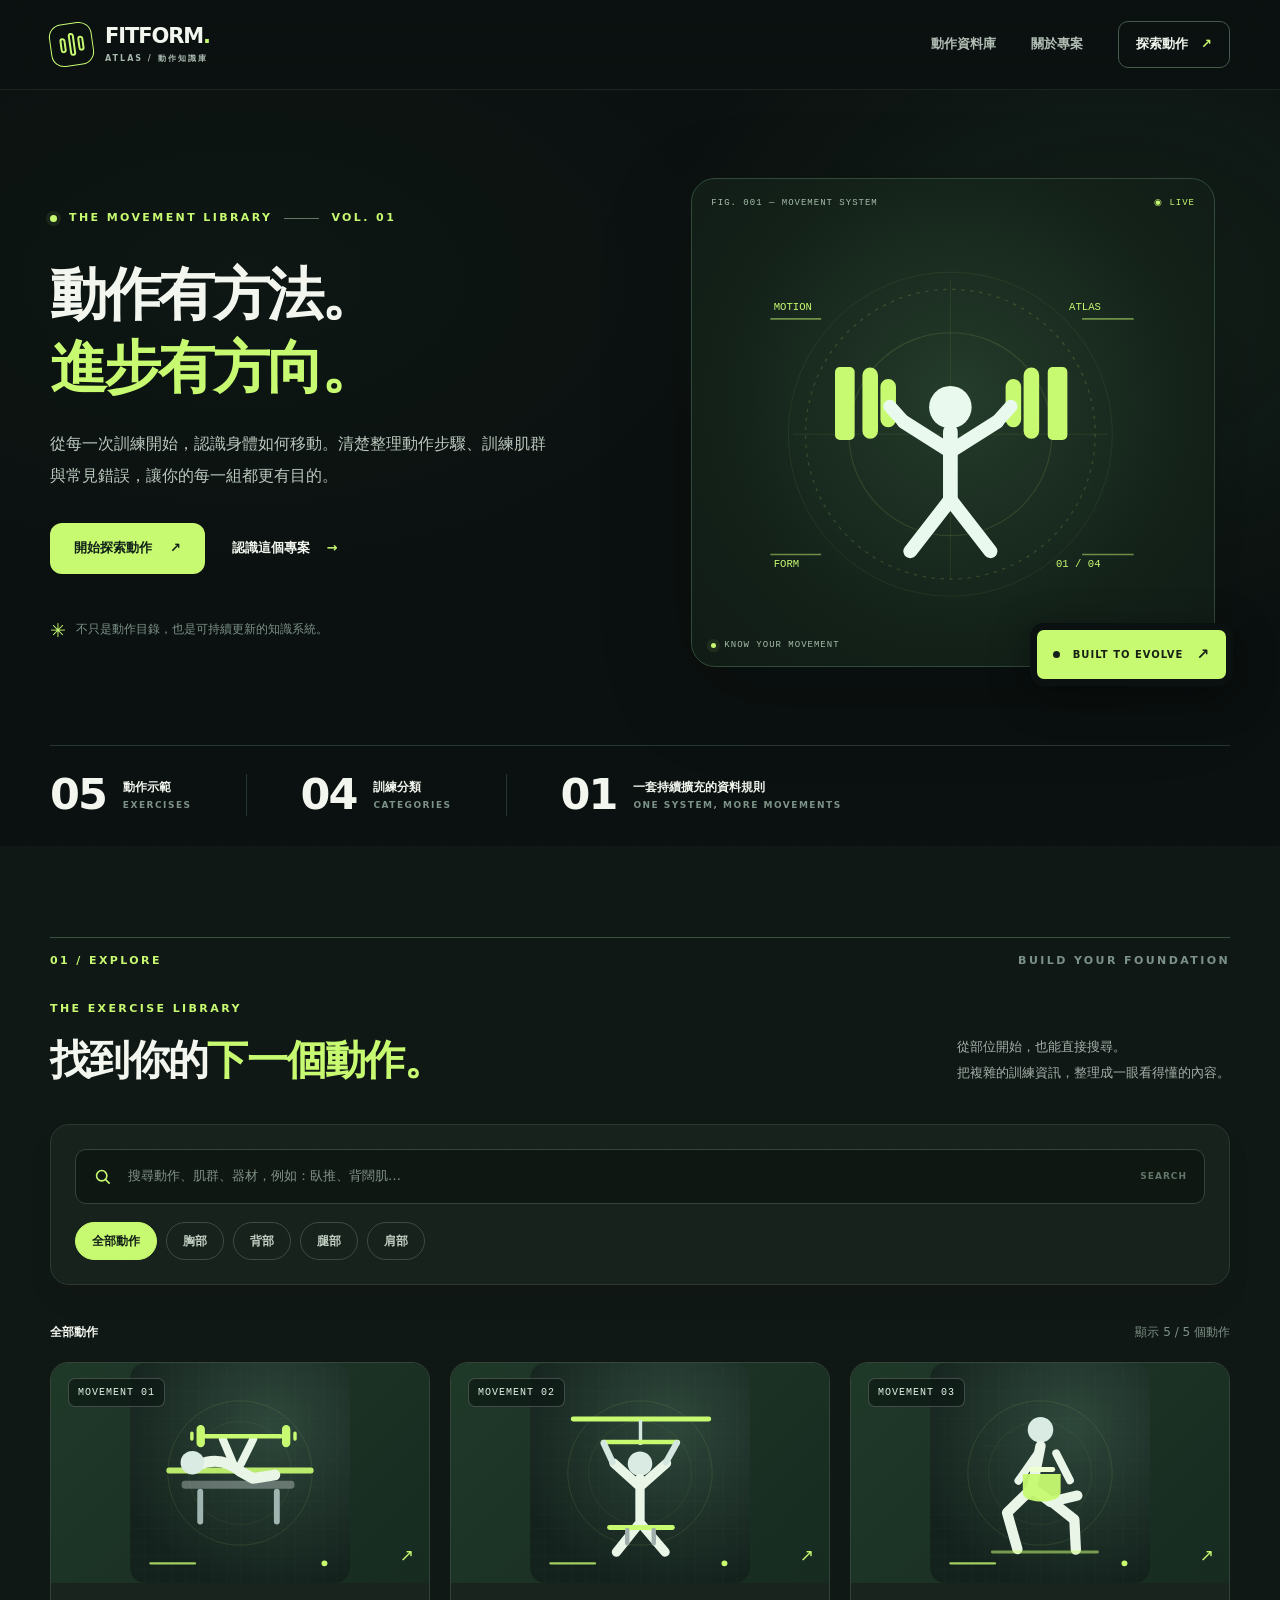
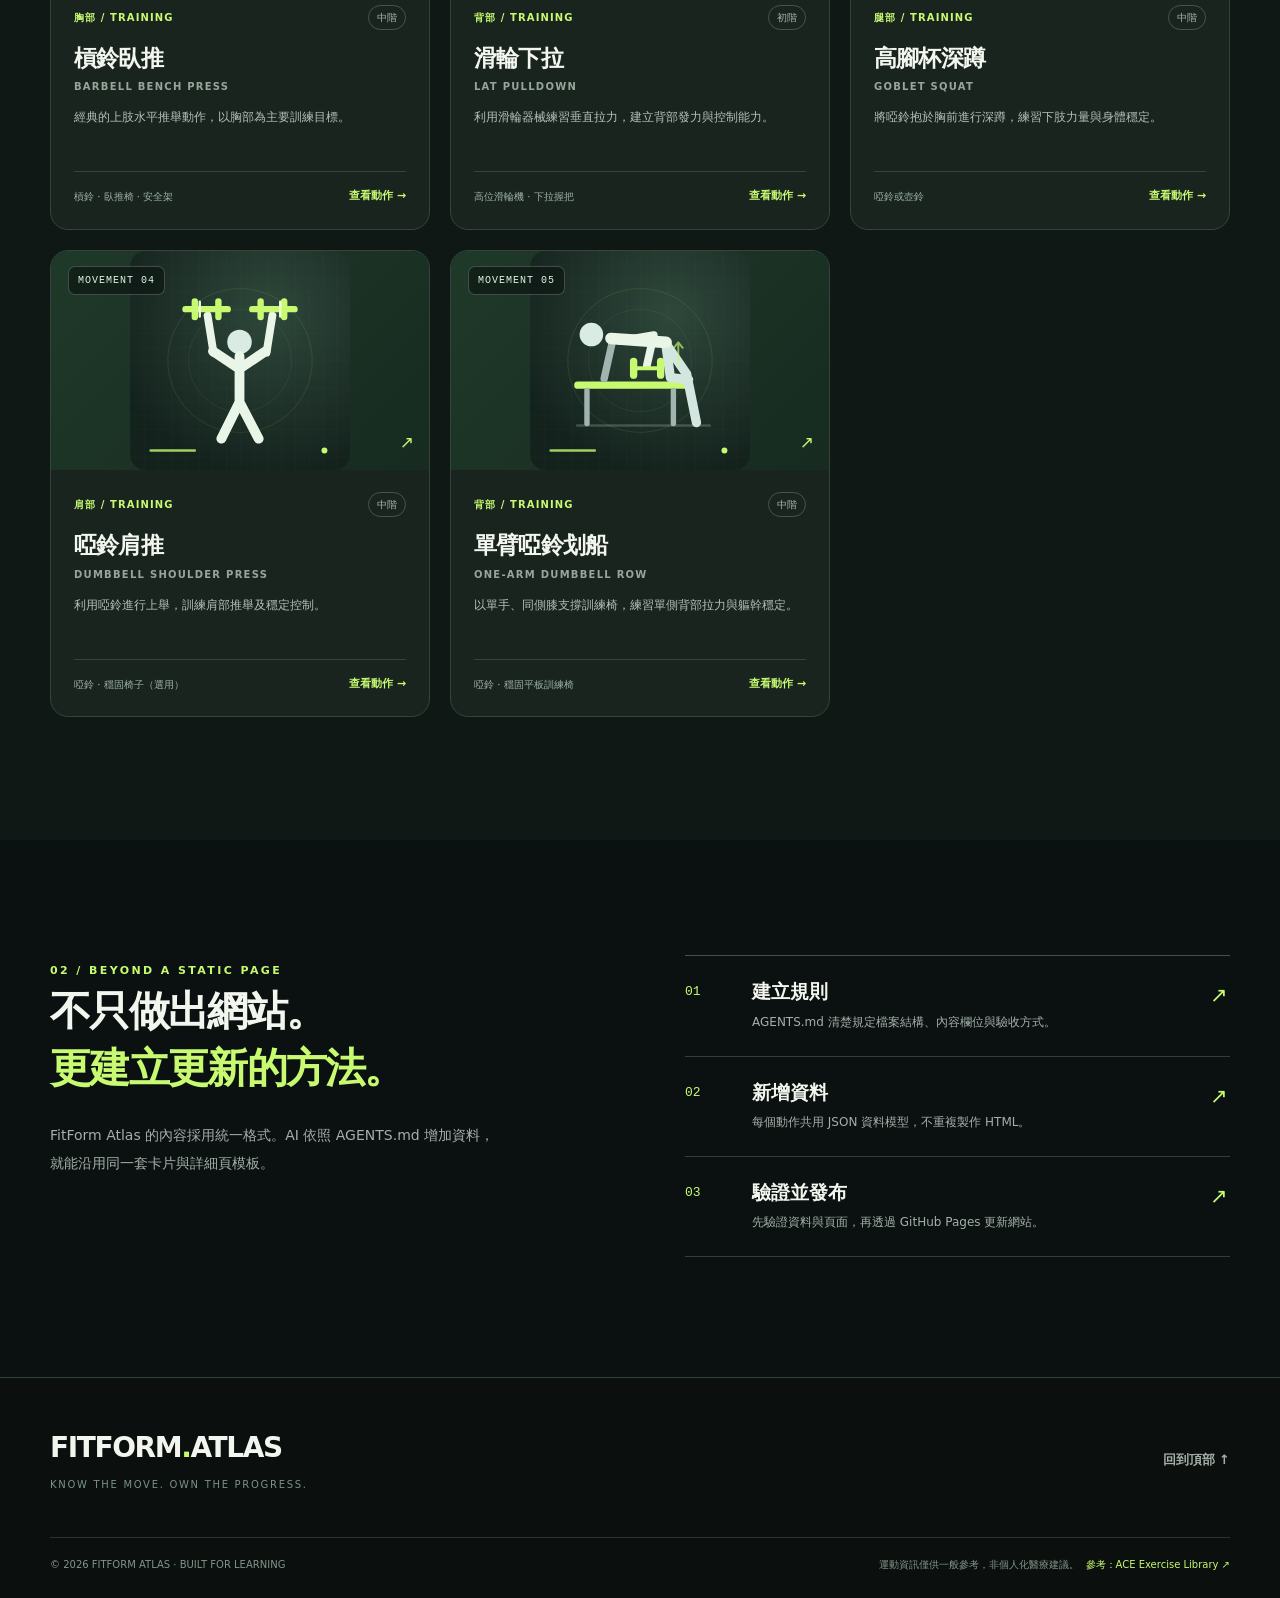
<file: index.html>
<!doctype html>
<html lang="zh-Hant">
<head>
  <meta charset="utf-8">
  <meta name="viewport" content="width=device-width, initial-scale=1">
  <meta name="theme-color" content="#0b1110">
  <meta name="description" content="FitForm Atlas｜探索健身動作、訓練肌群、操作步驟及常見錯誤的可擴充動作知識庫。">
  <title>FitForm Atlas｜動作知識庫</title>
  <link rel="icon" href="./assets/favicon.svg" type="image/svg+xml">
  <link rel="stylesheet" href="./css/style.css">
  <script src="./js/common.js" defer></script>
  <script src="./js/app.js" defer></script>
</head>
<body>
  <a class="skip-link" href="#main">跳至主要內容</a>
  <header class="site-header">
    <div class="container header-inner">
      <a class="brand" href="./index.html" aria-label="FitForm Atlas 首頁">
        <span class="brand-symbol" aria-hidden="true"><span></span><span></span><span></span></span>
        <span class="brand-type">FITFORM<span class="brand-dot">.</span><small>ATLAS / 動作知識庫</small></span>
      </a>
      <nav class="primary-nav" aria-label="主要導覽">
        <a href="#library">動作資料庫</a>
        <a href="#how-it-works">關於專案</a>
        <a class="nav-cta" href="#library">探索動作 <span aria-hidden="true">↗</span></a>
      </nav>
    </div>
  </header>

  <main id="main">
    <section class="hero" aria-labelledby="hero-heading">
      <div class="container hero-grid">
        <div class="hero-content">
          <div class="eyebrow"><span class="pulse-dot"></span> THE MOVEMENT LIBRARY <span class="eyebrow-line"></span> VOL. 01</div>
          <h1 id="hero-heading">動作有方法。<br><em>進步有方向。</em></h1>
          <p class="hero-lead">從每一次訓練開始，認識身體如何移動。清楚整理動作步驟、訓練肌群與常見錯誤，讓你的每一組都更有目的。</p>
          <div class="hero-actions">
            <a class="button button-primary" href="#library">開始探索動作 <span aria-hidden="true">↗</span></a>
            <a class="text-link" href="#how-it-works">認識這個專案 <span aria-hidden="true">→</span></a>
          </div>
          <div class="hero-micro"><span class="micro-icon" aria-hidden="true">✳</span><span>不只是動作目錄，也是可持續更新的知識系統。</span></div>
        </div>
        <div class="hero-graphic" aria-hidden="true">
          <div class="hero-frame">
            <div class="hero-frame-top"><span>FIG. 001 — MOVEMENT SYSTEM</span><span>◉ LIVE</span></div>
            <svg viewBox="0 0 530 485" role="presentation" class="hero-vector">
              <defs><linearGradient id="heroBar" x1="0" x2="1"><stop stop-color="#dafda2"/><stop offset="1" stop-color="#83b77e"/></linearGradient></defs>
              <circle cx="262" cy="252" r="177" fill="none" stroke="#c7fa71" opacity=".17" stroke-width="1.5" stroke-dasharray="4 7"/>
              <circle cx="262" cy="252" r="124" fill="none" stroke="#c7fa71" opacity=".12" stroke-width="1.4"/>
              <path d="M70 252H454M262 63V430" stroke="#c7fa71" stroke-opacity=".10"/>
              <path d="M165 214h196" stroke="url(#heroBar)" stroke-width="15" stroke-linecap="round"/>
              <path d="M164 180v68m22-54v40m175-54v68m-22-54v40" stroke="#c7fa71" stroke-width="19" stroke-linecap="round"/>
              <rect x="121" y="170" width="24" height="89" rx="6" fill="#c7fa71"/>
              <rect x="381" y="170" width="24" height="89" rx="6" fill="#c7fa71"/>
              <path d="M262 249v87" stroke="#e9f9ed" stroke-width="18" stroke-linecap="round"/>
              <path d="M262 273l-57-36m57 36 57-36m-57 95-49 63m49-63 49 63" stroke="#e9f9ed" stroke-width="17" stroke-linecap="round" stroke-linejoin="round"/>
              <circle cx="262" cy="219" r="26" fill="#e9f9ed"/>
              <path d="M205 237l-17-19m131 19 17-19" stroke="#e9f9ed" stroke-width="16" stroke-linecap="round"/>
              <circle cx="262" cy="252" r="198" fill="none" stroke="#c7fa71" stroke-opacity=".09" stroke-width="1"/>
              <g fill="#c7fa71" font-family="monospace" font-size="13"><text x="46" y="100">MOTION</text><text x="391" y="414">01 / 04</text><text x="46" y="414">FORM</text><text x="407" y="100">ATLAS</text></g>
              <path d="M42 111h62m319 0h63M42 399h62m319 0h63" stroke="#c7fa71" stroke-opacity=".5" stroke-width="2"/>
            </svg>
            <div class="hero-frame-bottom"><span><span class="signal-dot"></span> KNOW YOUR MOVEMENT</span><span>EST. 2026</span></div>
          </div>
          <div class="floating-label"><span class="floating-dot"></span> BUILT TO EVOLVE <span>↗</span></div>
        </div>
      </div>
      <div class="container hero-stats" aria-label="網站特色">
        <div class="hero-stat"><strong id="hero-exercise-count">04</strong><span>動作示範 <small>EXERCISES</small></span></div>
        <div class="stat-divider"></div>
        <div class="hero-stat"><strong id="hero-category-count">04</strong><span>訓練分類 <small>CATEGORIES</small></span></div>
        <div class="stat-divider"></div>
        <div class="hero-stat hero-stat-wide"><strong>01</strong><span>一套持續擴充的資料規則 <small>ONE SYSTEM, MORE MOVEMENTS</small></span></div>
      </div>
    </section>

    <section class="library-section" id="library" aria-labelledby="library-heading">
      <div class="container">
        <div class="section-overline"><span class="section-number">01 / EXPLORE</span><span>BUILD YOUR FOUNDATION</span></div>
        <div class="section-header">
          <div><p class="mini-title">THE EXERCISE LIBRARY</p><h2 id="library-heading">找到你的<span class="accent">下一個動作。</span></h2></div>
          <p class="section-intro">從部位開始，也能直接搜尋。<br>把複雜的訓練資訊，整理成一眼看得懂的內容。</p>
        </div>
        <div class="library-controls">
          <div class="search-wrap">
            <label for="exercise-search" class="visually-hidden">搜尋健身動作、肌群、器材</label>
            <svg viewBox="0 0 24 24" aria-hidden="true"><circle cx="11" cy="11" r="6.5"/><path d="m16 16 5 5"/></svg>
            <input id="exercise-search" type="search" placeholder="搜尋動作、肌群、器材，例如：臥推、背闊肌…" autocomplete="off">
            <span class="search-shortcut" aria-hidden="true">SEARCH</span>
          </div>
          <div id="category-filters" class="filter-row" aria-label="訓練部位分類" role="group"><button type="button" class="filter-chip is-active" aria-pressed="true" data-category="all">全部動作</button></div>
        </div>
        <div class="result-bar"><span id="results-title">全部動作</span><span id="result-count" role="status" aria-live="polite">正在載入動作資料…</span></div>
        <div id="exercise-grid" class="exercise-grid" aria-live="off"></div>
        <div id="empty-state" class="empty-state" hidden><span aria-hidden="true">⌕</span><h3>找不到符合的動作</h3><p>試試其他關鍵字，或清除分類篩選。</p><button type="button" id="reset-filters" class="button button-outline">顯示全部動作</button></div>
        <div id="load-error" class="empty-state" role="alert" hidden><span aria-hidden="true">!</span><h3>動作資料暫時無法載入</h3><p>請重新整理網頁。如果在電腦上直接開啟檔案，請改用本機 HTTP 伺服器。</p><button id="retry-load" type="button" class="button button-outline">重新載入</button></div>
      </div>
    </section>

    <section class="about-section" id="how-it-works" aria-labelledby="about-title">
      <div class="container about-grid">
        <div class="about-title-col"><span class="mini-title">02 / BEYOND A STATIC PAGE</span><h2 id="about-title">不只做出網站。<br><span class="accent">更建立更新的方法。</span></h2><p>FitForm Atlas 的內容採用統一格式。AI 依照 AGENTS.md 增加資料，就能沿用同一套卡片與詳細頁模板。</p></div>
        <div class="process-list">
          <div class="process-item"><span class="process-index">01</span><div><h3>建立規則</h3><p>AGENTS.md 清楚規定檔案結構、內容欄位與驗收方式。</p></div><span class="process-mark" aria-hidden="true">↗</span></div>
          <div class="process-item"><span class="process-index">02</span><div><h3>新增資料</h3><p>每個動作共用 JSON 資料模型，不重複製作 HTML。</p></div><span class="process-mark" aria-hidden="true">↗</span></div>
          <div class="process-item"><span class="process-index">03</span><div><h3>驗證並發布</h3><p>先驗證資料與頁面，再透過 GitHub Pages 更新網站。</p></div><span class="process-mark" aria-hidden="true">↗</span></div>
        </div>
      </div>
    </section>
  </main>
  <footer class="site-footer"><div class="container footer-top"><div><div class="footer-brand">FITFORM<span>.</span>ATLAS</div><p>KNOW THE MOVE. OWN THE PROGRESS.</p></div><a href="#main">回到頂部 ↑</a></div><div class="container footer-bottom"><span>© 2026 FITFORM ATLAS · BUILT FOR LEARNING</span><span>運動資訊僅供一般參考，非個人化醫療建議。<a href="https://www.acefitness.org/resources/everyone/exercise-library/" target="_blank" rel="noopener noreferrer">參考：ACE Exercise Library ↗</a></span></div></footer>
</body>
</html>
</file>
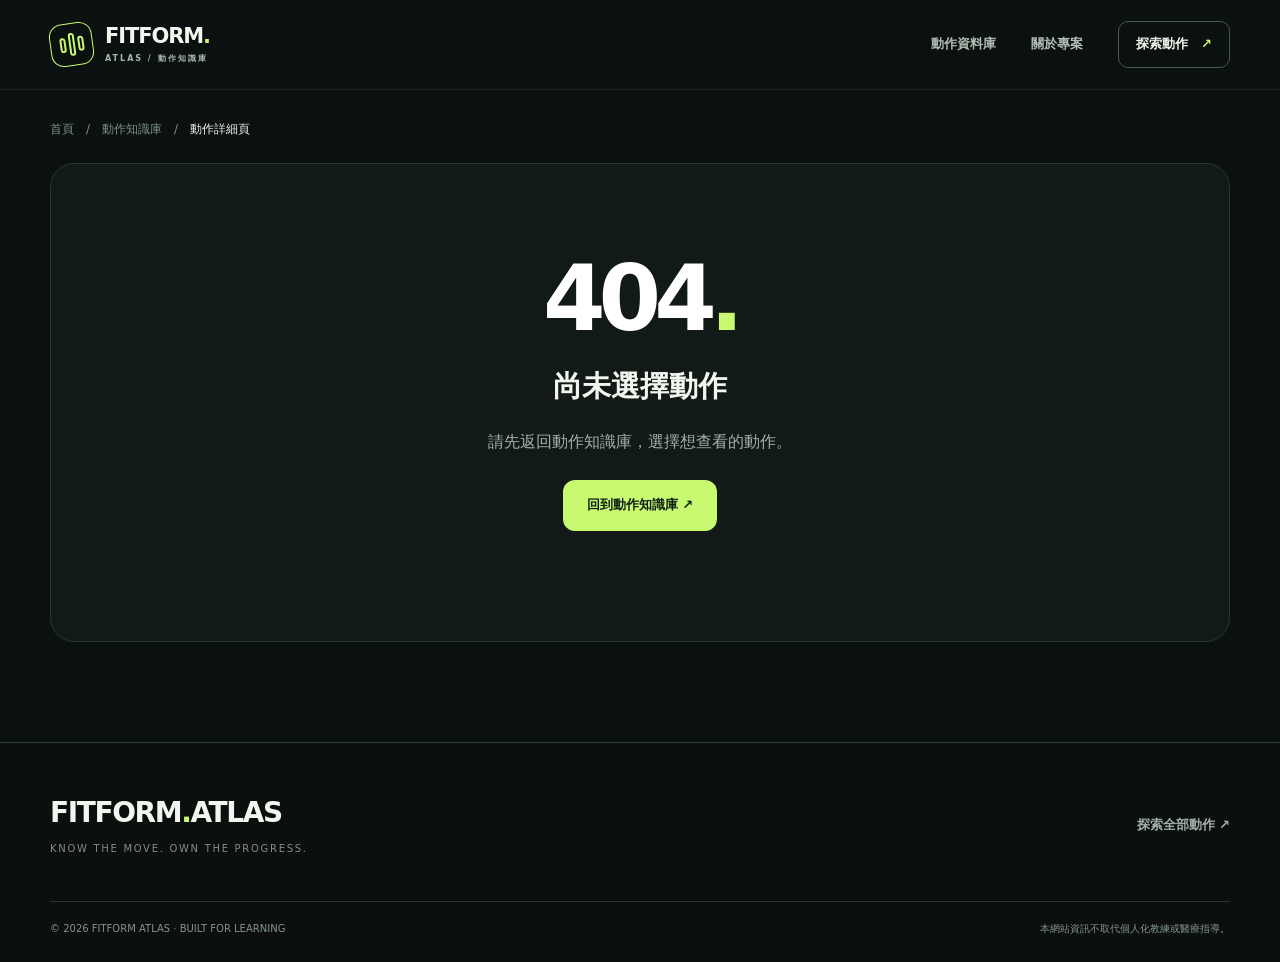
<file: exercise.html>
<!doctype html>
<html lang="zh-Hant">
<head>
  <meta charset="utf-8"><meta name="viewport" content="width=device-width, initial-scale=1">
  <meta name="theme-color" content="#0b1110">
  <meta name="description" content="FitForm Atlas 動作詳細教學：步驟、肌群、常見錯誤與安全提醒。">
  <title>動作教學｜FitForm Atlas</title>
  <link rel="icon" href="./assets/favicon.svg" type="image/svg+xml">
  <link rel="stylesheet" href="./css/style.css">
  <script src="./js/common.js" defer></script>
  <script src="./js/exercise.js" defer></script>
</head>
<body>
  <a class="skip-link" href="#main">跳至主要內容</a>
  <header class="site-header"><div class="container header-inner">
    <a class="brand" href="./index.html" aria-label="FitForm Atlas 首頁"><span class="brand-symbol" aria-hidden="true"><span></span><span></span><span></span></span><span class="brand-type">FITFORM<span class="brand-dot">.</span><small>ATLAS / 動作知識庫</small></span></a>
    <nav class="primary-nav" aria-label="主要導覽"><a href="./index.html#library">動作資料庫</a><a href="./index.html#how-it-works">關於專案</a><a class="nav-cta" href="./index.html#library">探索動作 <span aria-hidden="true">↗</span></a></nav>
  </div></header>
  <main id="main"><div class="container">
    <nav class="breadcrumbs" aria-label="麵包屑導覽"><a href="./index.html">首頁</a><span aria-hidden="true">/</span><a href="./index.html#library">動作知識庫</a><span aria-hidden="true">/</span><span id="breadcrumb-current">動作詳細頁</span></nav>
    <div id="detail-loading" class="detail-message"><span class="loading-pulse"></span>正在載入動作資料…</div>
    <div id="detail-error" class="detail-error" role="alert" hidden><span class="error-graphic">404<span>.</span></span><h1 id="detail-error-title">找不到這個動作</h1><p id="detail-error-text">可能網址有誤，或內容尚未建立。</p><a class="button button-primary" href="./index.html#library">回到動作知識庫 ↗</a></div>
    <article id="detail-content" hidden>
      <div class="detail-hero">
        <div class="detail-heading"><div class="detail-kicker"><span class="pulse-dot"></span> MOVEMENT GUIDE <span id="detail-category-chip" class="detail-category">—</span></div><p class="detail-label">FORM / GUIDE</p><h1 id="detail-name"></h1><p id="detail-en" class="detail-en"></p><p id="detail-summary" class="detail-summary"></p><div id="detail-meta" class="detail-meta"></div></div>
        <div class="detail-art"><img id="detail-image" alt="" src="./assets/illustrations/bench-press.svg"><span>ILLUSTRATION / ABSTRACT FORM</span></div>
      </div>
      <div class="detail-layout">
        <div class="detail-main-col">
          <section class="detail-section" aria-labelledby="intro-heading"><div class="detail-section-head"><span>01</span><h2 id="intro-heading">動作介紹</h2></div><p id="detail-intro" class="detail-body"></p></section>
          <section class="detail-section" aria-labelledby="steps-heading"><div class="detail-section-head"><span>02</span><h2 id="steps-heading">執行步驟</h2></div><ol id="detail-steps" class="instruction-list"></ol></section>
          <section class="detail-section" aria-labelledby="mistakes-heading"><div class="detail-section-head"><span>03</span><h2 id="mistakes-heading">常見錯誤</h2></div><div id="detail-mistakes" class="mistake-list"></div></section>
          <section class="detail-section" aria-labelledby="sources-heading"><div class="detail-section-head"><span>04</span><h2 id="sources-heading">參考資料</h2></div><p class="reference-intro">動作內容為一般性整理，並提供資料來源供延伸閱讀。</p><ul id="detail-sources" class="source-list"></ul></section>
        </div>
        <aside class="detail-sidebar" aria-label="動作重點資訊"><div class="sidebar-panel"><p class="sidebar-overline">AT A GLANCE</p><h2>動作資訊</h2><div class="sidebar-info"><h3>主要訓練肌群</h3><div id="detail-primary" class="tag-list"></div></div><div class="sidebar-info"><h3>輔助參與肌群</h3><div id="detail-secondary" class="tag-list"></div></div><div class="sidebar-info"><h3>所需器材</h3><div id="detail-equipment" class="tag-list"></div></div></div><div class="safety-panel"><div class="safety-head"><span aria-hidden="true">✳</span><h2>訓練提醒</h2></div><ul id="detail-safety"></ul><p>如有疼痛、受傷或健康疑慮，請向合格專業人員諮詢。</p></div></aside>
      </div>
      <section class="related-section" aria-labelledby="related-heading"><div class="section-overline"><span class="section-number">KEEP EXPLORING</span><span>MORE TO DISCOVER</span></div><div class="related-heading"><h2 id="related-heading">繼續探索<span class="accent">更多動作。</span></h2><a href="./index.html#library">查看全部 →</a></div><div id="related-grid" class="exercise-grid related-grid"></div></section>
    </article>
  </div></main>
  <footer class="site-footer"><div class="container footer-top"><div><div class="footer-brand">FITFORM<span>.</span>ATLAS</div><p>KNOW THE MOVE. OWN THE PROGRESS.</p></div><a href="./index.html#library">探索全部動作 ↗</a></div><div class="container footer-bottom"><span>© 2026 FITFORM ATLAS · BUILT FOR LEARNING</span><span>本網站資訊不取代個人化教練或醫療指導。</span></div></footer>
</body>
</html>
</file>
<file: css/style.css>
:root{
  color-scheme:dark;--bg:#0b1110;--surface:#111a17;--surface-2:#17221d;--surface-3:#203027;
  --line:#283630;--line-soft:#1e2c25;--text:#f3f6ef;--muted:#a3b0a8;--muted-2:#7c9187;
  --accent:#c7fa71;--accent-deep:#a5d753;--radius:20px;
  --font:Inter,"Noto Sans TC","PingFang TC","Microsoft JhengHei",system-ui,-apple-system,sans-serif;
}
*,*::before,*::after{box-sizing:border-box}
html{scroll-behavior:smooth;scroll-padding-top:110px}
body{margin:0;color:var(--text);background:var(--bg);font-family:var(--font);font-size:16px;-webkit-font-smoothing:antialiased;line-height:1.7}
::selection{background:var(--accent);color:#101a13}
img,svg{max-width:100%}
img{display:block}
a{color:inherit;text-decoration:none}
button,input{font:inherit}
button{cursor:pointer}
:focus-visible{outline:3px solid var(--accent);outline-offset:4px}
[hidden]{display:none!important}
.container{width:min(1180px,calc(100% - 80px));margin-inline:auto}
.visually-hidden{position:absolute;clip:rect(0,0,0,0);clip-path:inset(50%);height:1px;width:1px;overflow:hidden;white-space:nowrap}
.skip-link{position:fixed;top:-80px;left:18px;background:var(--accent);padding:8px 15px;color:#0b1110;z-index:500;border-radius:7px}
.skip-link:focus{top:12px}
.accent{color:var(--accent)}
/* Global navigation */
.site-header{height:90px;display:flex;align-items:center;position:relative;z-index:10;border-bottom:1px solid rgba(203,247,185,.09);background:#0b1110f0;backdrop-filter:blur(18px)}
.header-inner{display:flex;justify-content:space-between;align-items:center;gap:25px}
.brand{display:flex;align-items:center;gap:12px;flex-shrink:0}
.brand-symbol{height:43px;width:43px;border:1.5px solid var(--accent);border-radius:13px;display:flex;align-items:center;justify-content:center;gap:3px;transform:rotate(-8deg)}
.brand-symbol span{width:6px;height:23px;border-radius:3px;border:2px solid var(--accent)}
.brand-symbol span:first-child,.brand-symbol span:last-child{height:15px}
.brand-type{font-size:21px;line-height:1;font-weight:850;letter-spacing:-1.1px}
.brand-dot{color:var(--accent)}
.brand-type small{display:block;font-size:8px;letter-spacing:2px;font-weight:600;margin-top:8px;color:#a7b8ad}
.primary-nav{display:flex;align-items:center;gap:35px;color:#b1bdb4;font-size:13px;font-weight:650}
.primary-nav>a:hover,.footer-top a:hover,.text-link:hover{color:var(--accent)}
.nav-cta{padding:11px 17px;border:1px solid #46594c;border-radius:10px;color:var(--text)!important;transition:background .2s,border-color .2s}
.nav-cta:hover{background:var(--surface-3);border-color:var(--accent)}
.nav-cta span{margin-left:9px;color:var(--accent)}
/* Hero */
.hero{background:radial-gradient(ellipse 48% 62% at 87% 27%,rgba(67,116,79,.16),transparent 75%),radial-gradient(ellipse 50% 50% at 19% 25%,rgba(37,75,57,.1),transparent 80%)}
.hero-grid{display:grid;grid-template-columns:1.05fr 1fr;gap:45px;align-items:center;min-height:610px;padding-top:70px;padding-bottom:55px}
.hero-content{position:relative;z-index:1}
.eyebrow,.mini-title,.section-overline,.sidebar-overline{font-size:11px;font-weight:780;letter-spacing:2.4px}
.eyebrow{display:flex;align-items:center;gap:12px;color:var(--accent);margin-bottom:30px;white-space:nowrap}
.pulse-dot,.signal-dot,.floating-dot{width:7px;height:7px;display:inline-block;border-radius:50%;background:var(--accent);box-shadow:0 0 0 4px rgba(199,250,113,.08)}
.eyebrow-line{display:inline-block;height:1px;width:35px;background:#647965}
.hero h1{font-size:clamp(40px,4.45vw,67px);line-height:1.28;letter-spacing:-2.8px;margin:0;font-weight:860}
.hero h1 em{font-style:normal;color:var(--accent)}
.hero-lead{font-size:16px;color:#bbc8be;line-height:2;max-width:500px;margin-top:24px;margin-bottom:31px}
.hero-actions{display:flex;align-items:center;flex-wrap:wrap;gap:27px}
.button{display:inline-flex;align-items:center;justify-content:center;gap:18px;min-height:51px;padding:13px 23px;border-radius:12px;font-size:13px;font-weight:800;border:1px solid transparent;transition:transform .2s,background .2s,border-color .2s}
.button:hover{transform:translateY(-2px)}
.button-primary{background:var(--accent);color:#102019}
.button-primary:hover{background:#d8ffa4}
.button-outline{background:transparent;border-color:#627564;color:var(--text)}
.button-outline:hover{border-color:var(--accent)}
.text-link{font-size:13px;font-weight:740;transition:color .2s}
.text-link span{margin-left:12px;color:var(--accent)}
.hero-micro{display:flex;align-items:flex-start;gap:10px;margin-top:45px;color:var(--muted-2);font-size:12px}
.micro-icon{color:var(--accent);font-size:19px;line-height:1.2}
.hero-graphic{position:relative;min-width:0;padding:18px 15px 23px}
.hero-frame{border:1px solid #314a39;border-radius:24px;background:radial-gradient(ellipse at 51% 45%,#253c2b 0%,#132119 64%,#101b15 100%);overflow:hidden;aspect-ratio:1.07/1;box-shadow:0 25px 95px rgba(0,0,0,.18);display:flex;flex-direction:column}
.hero-frame-top,.hero-frame-bottom{display:flex;justify-content:space-between;gap:10px;font-family:ui-monospace,monospace;font-size:9px;letter-spacing:1px;color:#a6bdaa;padding:17px 19px;white-space:nowrap}
.hero-frame-top>span:last-child{color:var(--accent)}
.hero-frame-bottom{padding:13px 19px}
.hero-frame-bottom>span:first-child{display:flex;align-items:center;gap:8px}
.signal-dot{width:5px;height:5px}
.hero-vector{flex:1;min-height:0;width:100%;height:100%}
.floating-label{position:absolute;right:-3px;bottom:4px;background:var(--accent);color:#172015;border:7px solid var(--bg);border-radius:14px;padding:12px 16px;display:flex;align-items:center;gap:13px;font-size:10px;font-weight:850;letter-spacing:1px;box-shadow:0 10px 40px #0006}
.floating-dot{background:#15201b;box-shadow:none}
.floating-label span:last-child{font-size:15px}
.hero-stats{display:flex;align-items:center;gap:54px;border-top:1px solid var(--line);padding-top:21px;padding-bottom:23px}
.hero-stat{display:flex;align-items:center;gap:17px}
.hero-stat strong{font-size:43px;letter-spacing:-2px;font-weight:790;line-height:1.3}
.hero-stat>span{font-size:12px;font-weight:720;line-height:1.55}
.hero-stat small{display:block;color:var(--muted-2);font-size:9px;letter-spacing:1.5px;margin-top:2px}
.stat-divider{width:1px;height:42px;background:var(--line)}
/* Library */
.library-section{padding:91px 0 123px;background:#101815;position:relative}
.library-section::before{content:"";pointer-events:none;position:absolute;inset:0;background:linear-gradient(90deg,transparent 98%,#c7fa7105 98%);background-size:32px 32px;opacity:.3}
.section-overline{display:flex;align-items:center;justify-content:space-between;gap:18px;padding-top:14px;border-top:1px solid #385241;color:var(--muted-2)}
.section-number{color:var(--accent)}
.section-header{display:flex;justify-content:space-between;align-items:end;gap:35px;margin:29px 0 35px}
.mini-title{color:var(--accent);margin:0 0 13px}
.section-header h2,.about-title-col h2,.related-heading h2{font-size:clamp(29px,3.2vw,46px);letter-spacing:-1.7px;line-height:1.4;margin:0;font-weight:840}
.section-intro{max-width:330px;margin:0 0 3px;font-size:13px;color:var(--muted);line-height:2}
.library-controls{padding:24px;border:1px solid #2b3931;border-radius:19px;background:#17221d;box-shadow:0 16px 25px #00000010}
.search-wrap{display:flex;align-items:center;gap:14px;width:100%;height:55px;background:#0f1713;border:1px solid #34443a;border-radius:11px;padding:0 17px;transition:border-color .2s}
.search-wrap:focus-within{border-color:var(--accent)}
.search-wrap svg{height:19px;width:19px;fill:none;stroke:var(--accent);stroke-width:2;flex-shrink:0}
.search-wrap input{min-width:0;flex:1;border:0;outline:0;background:transparent;color:var(--text);font-size:13px}
.search-wrap input::placeholder{color:#819287}
.search-shortcut{font-size:9px;font-weight:700;letter-spacing:1px;color:#627567}
.filter-row{display:flex;flex-wrap:wrap;gap:9px;padding-top:18px}
.filter-chip{border:1px solid #3b4c41;border-radius:99px;padding:8px 16px;background:transparent;color:#c1cfc3;font-weight:650;font-size:12px;min-height:38px;transition:all .18s}
.filter-chip:hover{border-color:var(--accent);color:var(--accent)}
.filter-chip.is-active{background:var(--accent);border-color:var(--accent);color:#132017}
.result-bar{display:flex;justify-content:space-between;align-items:center;gap:14px;margin:37px 0 19px;font-size:12px;font-weight:720}
.result-bar span:last-child{color:var(--muted-2);font-weight:500}
.exercise-grid{display:grid;grid-template-columns:repeat(3,minmax(0,1fr));gap:20px}
.exercise-card{background:#19241f;border:1px solid #35443a;border-radius:18px;overflow:hidden;position:relative;min-width:0;transition:transform .2s,border-color .2s,box-shadow .2s}
.exercise-card:hover{transform:translateY(-5px);border-color:#8ac26b;box-shadow:0 18px 46px #0006}
.card-art{aspect-ratio:1.72;position:relative;overflow:hidden;background:linear-gradient(135deg,#1f3929,#172b20)}
.card-art img{object-fit:contain;height:100%;width:100%;transition:transform .3s}
.exercise-card:hover .card-art img{transform:scale(1.065)}
.card-index{position:absolute;top:15px;left:17px;padding:5px 9px;border:1px solid #ffffff35;background:#0b1712ad;border-radius:7px;color:#e1f4e5;font-size:10px;letter-spacing:1px;font-family:monospace}
.card-corner{position:absolute;right:15px;bottom:13px;color:var(--accent);font-size:17px;font-weight:400}
.card-content{padding:22px 23px 23px}
.card-topline{display:flex;align-items:center;justify-content:space-between;gap:10px;margin-bottom:12px}
.card-category{font-size:10px;font-weight:780;letter-spacing:1.1px;color:var(--accent)}
.card-level{font-size:10px;color:#aab7ac;border:1px solid #45554a;padding:3px 8px;border-radius:50px;white-space:nowrap}
.card-content h3{font-size:23px;letter-spacing:-.8px;margin:0 0 0;font-weight:820;line-height:1.45}
.card-en{color:#96a69a;font-size:10px;font-weight:750;letter-spacing:1.25px;margin:3px 0 11px}
.card-summary{color:#b3c0b6;font-size:12px;line-height:1.85;min-height:46px;margin:0 0 19px}
.card-footer{border-top:1px solid #35453b;padding-top:15px;display:flex;align-items:center;justify-content:space-between;gap:10px}
.card-equipment{font-size:10px;color:#9cb0a2;white-space:nowrap;text-overflow:ellipsis;overflow:hidden}
.card-read{color:var(--accent);font-size:11px;font-weight:770;white-space:nowrap}
.card-stretched-link::after{content:"";position:absolute;inset:0}
.empty-state{padding:70px 25px;text-align:center;border:1px dashed #536950;border-radius:20px;background:#16231c}
.empty-state>span{font-size:58px;color:var(--accent);line-height:1}
.empty-state h3{font-size:24px;margin:10px 0}
.empty-state p{color:var(--muted);margin:0 0 20px}
/* About */
.about-section{padding:115px 0 120px}
.about-grid{display:grid;grid-template-columns:1fr 1fr;gap:90px}
.about-title-col p:last-child{color:var(--muted);max-width:450px;font-size:14px;line-height:2;margin-top:24px}
.process-list{border-top:1px solid #415345}
.process-item{display:grid;grid-template-columns:49px 1fr 20px;gap:18px;align-items:start;padding:22px 0;border-bottom:1px solid #2f4035}
.process-index{font-size:13px;color:var(--accent);font-family:monospace;padding-top:3px}
.process-item h3{font-size:19px;line-height:1.4;margin:0 0 7px}
.process-item p{font-size:12px;line-height:1.8;margin:0;color:var(--muted)}
.process-mark{color:var(--accent);font-size:21px}
/* Footer */
.site-footer{border-top:1px solid #304136;background:#0b100e}
.footer-top{display:flex;align-items:center;justify-content:space-between;padding-top:46px;padding-bottom:40px;gap:20px}
.footer-brand{font-size:28px;font-weight:860;letter-spacing:-1.4px}
.footer-brand span{color:var(--accent)}
.footer-top p{color:var(--muted-2);font-size:10px;letter-spacing:1.7px;margin:4px 0}
.footer-top a{font-size:13px;color:var(--muted);font-weight:700}
.footer-bottom{padding:18px 0 25px;border-top:1px solid #26372c;display:flex;justify-content:space-between;gap:16px;flex-wrap:wrap;color:#829589;font-size:10px}
.footer-bottom a{color:var(--accent);margin-left:7px}
/* Detail pages */
.breadcrumbs{display:flex;align-items:center;flex-wrap:wrap;gap:12px;color:var(--muted-2);font-size:12px;margin-top:29px;margin-bottom:24px}
.breadcrumbs a:hover{color:var(--accent)}
.breadcrumbs span:last-child{color:var(--text)}
.detail-message{padding:100px 0;text-align:center;color:var(--muted)}
.loading-pulse{display:inline-block;width:9px;height:9px;margin-right:9px;border-radius:50%;background:var(--accent);animation:pulse 1.2s ease-in-out infinite}
@keyframes pulse{50%{opacity:.3;transform:scale(.7)}}
.detail-error{text-align:center;border:1px solid var(--line);border-radius:24px;padding:85px 20px 110px;margin-bottom:100px;background:var(--surface)}
.error-graphic{font-size:90px;letter-spacing:-7px;font-weight:900;color:#fff;line-height:1.1}
.error-graphic span{color:var(--accent)}
.detail-error h1{font-size:29px;margin:14px 0}
.detail-error p{color:var(--muted);margin-bottom:25px}
.detail-hero{display:grid;grid-template-columns:1.1fr .9fr;gap:38px;align-items:stretch;border:1px solid #314738;background:radial-gradient(ellipse at 20% 80%,#223629 0,transparent 55%),#15211a;border-radius:24px;padding:48px 48px 44px;margin-bottom:72px}
.detail-heading{display:flex;flex-direction:column;justify-content:center;min-width:0}
.detail-kicker{display:flex;align-items:center;flex-wrap:wrap;gap:12px;font-size:10px;letter-spacing:1.8px;color:var(--accent);font-weight:780}
.detail-category{padding:4px 10px;border:1px solid #4f6751;border-radius:50px;letter-spacing:1px;color:#d2ebce}
.detail-label{color:var(--muted-2);font-size:11px;letter-spacing:2.4px;margin-top:45px;margin-bottom:8px}
.detail-heading h1{font-size:clamp(41px,4.5vw,62px);line-height:1.3;letter-spacing:-2px;margin:0}
.detail-en{font-size:14px;letter-spacing:2.3px;font-weight:700;color:var(--accent);margin:5px 0 24px}
.detail-summary{font-size:15px;color:#c0d2c2;line-height:1.95;margin:0;max-width:500px}
.detail-meta{display:flex;gap:10px;flex-wrap:wrap;margin-top:30px}
.meta-tag{font-size:11px;font-weight:680;border:1px solid #4c6751;padding:7px 11px;border-radius:7px;color:#d2ead0}
.detail-art{display:flex;flex-direction:column;align-items:center;justify-content:center;gap:9px;min-width:0}
.detail-art img{width:100%;max-height:365px;object-fit:contain;border-radius:18px;border:1px solid #3c5942}
.detail-art>span{color:var(--muted-2);font-size:9px;letter-spacing:1.2px}
.detail-layout{display:grid;grid-template-columns:minmax(0,1.6fr) minmax(280px,.8fr);gap:65px;margin-bottom:105px}
.detail-section{padding-bottom:45px;margin-bottom:43px;border-bottom:1px solid #304034}
.detail-section:last-child{border-bottom:0;margin-bottom:0}
.detail-section-head{display:flex;align-items:center;gap:22px;margin-bottom:24px}
.detail-section-head span{font-size:12px;color:var(--accent);font-family:monospace}
.detail-section-head h2{font-size:25px;margin:0;letter-spacing:-.5px}
.detail-body{font-size:14px;color:#becbc1;line-height:2.05;margin:0}
.instruction-list{list-style:none;counter-reset:step;margin:0;padding:0;display:flex;flex-direction:column;gap:16px}
.instruction-list li{display:grid;grid-template-columns:44px 1fr;gap:16px;padding:21px 19px;background:var(--surface);border:1px solid #2d3b32;border-radius:13px}
.step-number{display:flex;align-items:center;justify-content:center;width:42px;height:42px;background:#253c2b;border:1px solid #47704a;border-radius:10px;font-size:14px;color:var(--accent);font-family:monospace;font-weight:800}
.instruction-list h3,.mistake-list h3{font-size:16px;margin:0 0 5px;font-weight:760}
.instruction-list p,.mistake-list p{font-size:13px;line-height:1.85;color:#aec0b2;margin:0}
.mistake-list{display:grid;gap:15px}
.mistake-card{border-left:3px solid #eea16a;border-radius:0 12px 12px 0;padding:17px 20px;background:#241f1a}
.reference-intro{font-size:13px;color:var(--muted)}
.source-list{list-style:none;display:grid;gap:10px;padding:0;margin:20px 0 0}
.source-list a{display:flex;align-items:center;justify-content:space-between;gap:12px;padding:13px 16px;border:1px solid #34473a;border-radius:10px;color:var(--text);font-size:12px;background:var(--surface)}
.source-list a:hover{border-color:var(--accent);color:var(--accent)}
.source-list span:last-child{color:var(--accent);flex-shrink:0}
.sidebar-panel{padding:28px;background:#19251e;border:1px solid #3a4c3d;border-radius:19px}
.sidebar-overline{color:var(--accent);margin:0 0 5px}
.sidebar-panel>h2{font-size:23px;margin:0 0 21px}
.sidebar-info{padding:18px 0;border-top:1px solid #344538}
.sidebar-info h3{font-size:12px;color:#a7baac;font-weight:650;margin:0 0 13px}
.tag-list{display:flex;flex-wrap:wrap;gap:8px}
.info-tag{padding:6px 10px;background:#25372b;border:1px solid #415845;border-radius:6px;font-size:12px;color:#e4efdf}
.safety-panel{border:1px solid #677246;border-radius:19px;margin-top:16px;padding:26px;background:linear-gradient(140deg,#2b3422,#1a251c)}
.safety-head{display:flex;align-items:center;gap:10px}
.safety-head>span{color:var(--accent);font-size:22px}
.safety-head h2{font-size:18px;margin:0}
.safety-panel ul{padding-left:19px;color:#d6e0ce;font-size:12px;line-height:2;margin:18px 0}
.safety-panel li{padding-bottom:8px}
.safety-panel p{border-top:1px solid #586345;padding-top:13px;margin:0;font-size:11px;line-height:1.8;color:#a8b19b}
.related-section{margin:0 0 110px}
.related-heading{display:flex;justify-content:space-between;gap:15px;align-items:center;margin:25px 0 24px}
.related-heading h2{font-size:32px}
.related-heading a{color:var(--accent);font-size:13px;font-weight:700;white-space:nowrap}
.related-grid{grid-template-columns:repeat(3,minmax(0,1fr))}
@media (max-width:1050px){
  .hero-grid{gap:18px;min-height:520px}.hero h1{font-size:clamp(40px,4.6vw,58px)}.detail-layout{gap:34px}
}
@media (max-width:900px){
  .container{width:min(100% - 48px,1180px)}.hero-grid{grid-template-columns:1fr 1fr;padding-top:53px;gap:16px;min-height:auto}.hero h1{font-size:clamp(34px,5vw,48px);letter-spacing:-1.8px}.hero-lead{font-size:14px}.hero-graphic{padding:10px 0}.hero-stats{gap:30px}.hero-stat strong{font-size:34px}
  .exercise-grid{grid-template-columns:repeat(2,minmax(0,1fr))}.about-grid{gap:35px}.about-title-col h2{font-size:33px}.detail-hero{padding:33px;gap:18px}.detail-layout{grid-template-columns:minmax(0,1fr) minmax(240px,.8fr);gap:24px}
}
@media (max-width:650px){
  html{scroll-padding-top:80px}.container{width:calc(100% - 36px)}.site-header{height:72px}.brand-symbol{width:36px;height:36px;border-radius:11px}.brand-symbol span{height:20px;width:5px}.brand-symbol span:first-child,.brand-symbol span:last-child{height:13px}.brand-type{font-size:18px}.brand-type small{font-size:7px;letter-spacing:1.5px;margin-top:6px}
  .primary-nav>a:not(.nav-cta){display:none}.primary-nav{gap:0}.nav-cta{font-size:11px;padding:10px 12px}
  .hero-grid{grid-template-columns:1fr;padding-top:50px;padding-bottom:25px;gap:26px}.hero h1{font-size:clamp(38px,10vw,54px);letter-spacing:-2px}.hero-lead{font-size:14px;margin-top:17px}.eyebrow{font-size:10px;letter-spacing:1.1px;margin-bottom:20px}.eyebrow-line{width:18px}.hero-actions{gap:18px}.hero-micro{margin-top:27px}.hero-graphic{max-width:470px;width:100%;margin:auto;padding:0 4px 10px}.hero-frame{aspect-ratio:1.25}.floating-label{right:0;bottom:0;font-size:9px;padding:9px 10px;border-width:4px}.hero-stats{gap:14px;flex-wrap:wrap;padding-top:18px;padding-bottom:22px}.hero-stat{gap:8px}.hero-stat strong{font-size:29px}.hero-stat>span{font-size:10px}.hero-stat small{font-size:8px}.stat-divider{height:35px}.hero-stat-wide{width:100%;padding-top:13px;border-top:1px solid #253429}
  .library-section{padding:68px 0 80px}.section-overline{font-size:9px;letter-spacing:1.2px}.section-header{display:block;margin:22px 0 26px}.section-header h2{font-size:31px}.section-intro{font-size:12px;margin-top:14px}.library-controls{padding:15px}.search-wrap{height:51px;padding:0 12px;gap:10px}.search-wrap input{font-size:12px}.search-shortcut{display:none}.filter-row{gap:7px;padding-top:13px}.filter-chip{font-size:11px;padding:8px 12px}.result-bar{margin:27px 0 16px}.exercise-grid{grid-template-columns:1fr;gap:17px}.card-art{aspect-ratio:1.85}.card-content{padding:19px}.card-content h3{font-size:23px}.card-summary{min-height:0}
  .about-section{padding:74px 0}.about-grid{grid-template-columns:1fr;gap:26px}.about-title-col h2{font-size:31px}.process-item{grid-template-columns:35px 1fr 19px;gap:12px}
  .footer-top{padding-top:34px;padding-bottom:25px}.footer-brand{font-size:22px}.footer-bottom{font-size:9px}
  .breadcrumbs{font-size:11px;margin:19px 0}.detail-hero{grid-template-columns:1fr;padding:23px;border-radius:16px;margin-bottom:47px}.detail-label{margin-top:28px}.detail-heading h1{font-size:40px}.detail-en{font-size:11px}.detail-summary{font-size:13px}.detail-meta{margin-top:18px}.detail-art img{max-height:320px}.detail-layout{grid-template-columns:1fr;gap:10px;margin-bottom:65px}.detail-section{margin-bottom:30px;padding-bottom:32px}.detail-section-head{margin-bottom:18px;gap:14px}.detail-section-head h2{font-size:22px}.instruction-list li{padding:16px;grid-template-columns:36px 1fr;gap:11px}.step-number{height:35px;width:35px}.sidebar-panel,.safety-panel{padding:20px}.related-section{margin-bottom:75px}.related-heading{align-items:start}.related-heading h2{font-size:26px}.related-heading a{font-size:11px}.detail-error{padding:65px 18px;margin-bottom:75px}
}
@media (max-width:359px){.container{width:calc(100% - 28px)}.nav-cta{padding:9px 10px}.hero h1{font-size:37px}.floating-label{font-size:8px;gap:6px}.hero-stat strong{font-size:26px}.brand{gap:7px}.brand-type{font-size:16px}}
@media (prefers-reduced-motion:reduce){*,*::before,*::after{scroll-behavior:auto!important;transition:none!important;animation:none!important}}
</file>
